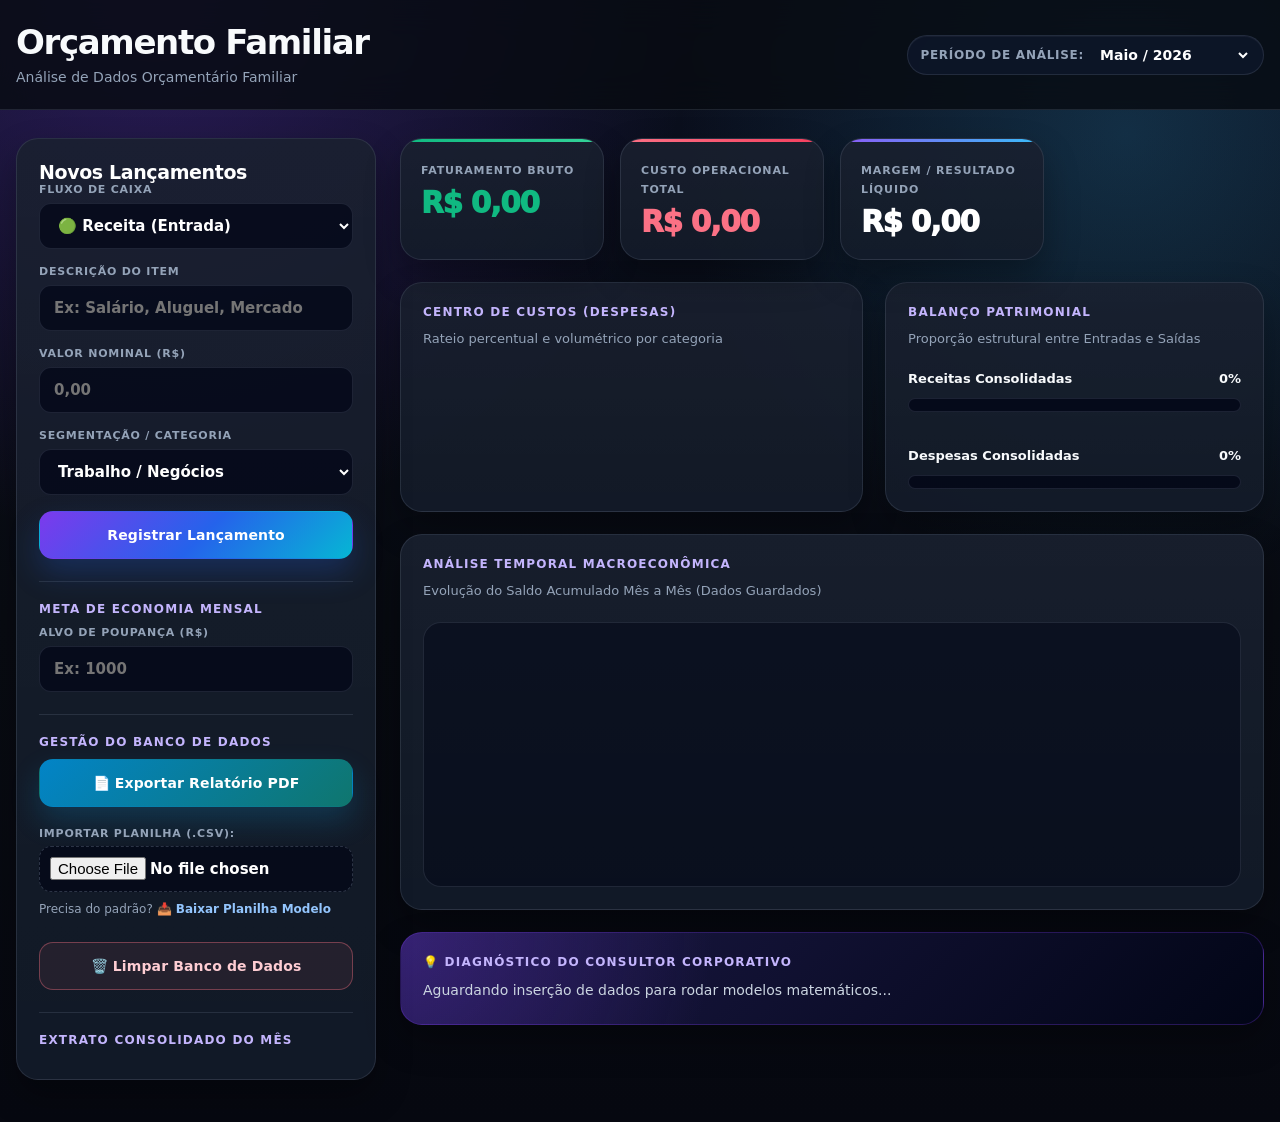
<file: index.html>
<!DOCTYPE html>
<html lang="pt-BR">
<head>
    <meta charset="UTF-8">
    <meta name="viewport" content="width=device-width, initial-scale=1.0">
    <title>Orçamento Familiar - Dashboard BI Premium</title>
    <link rel="stylesheet" href="style.css">
    
    <!-- Conexão com o Manifesto da PWA -->
    <link rel="manifest" href="manifest.json">
    <meta name="theme-color" content="#4f46e5">
    <meta name="mobile-web-app-capable" content="yes">

    <!-- Ícone da aba -->
    <link rel="icon" href="data:image/svg+xml,%3Csvg xmlns='http://www.w3.org/2000/svg' viewBox='0 0 64 64'%3E%3Crect width='64' height='64' rx='14' fill='%234f46e5'/%3E%3Ctext x='32' y='42' font-size='32' text-anchor='middle' fill='white'%3E$%3C/text%3E%3C/svg%3E">

    <script>
        // Registra o Service Worker só quando estiver em http/https.
        // Isso evita erro no celular quando abrir o arquivo direto pelo WhatsApp/Files.
        window.addEventListener('load', () => {
            const isWeb = location.protocol === 'http:' || location.protocol === 'https:';
            if (isWeb && 'serviceWorker' in navigator) {
                navigator.serviceWorker.register('./sw.js')
                    .then(() => console.log('PWA: Service Worker Ativado com Sucesso!'))
                    .catch((err) => console.log('PWA: Erro ao registrar SW:', err));
            }
        });
    </script>
</head>
<body>

    <header class="main-header">
        <div class="container header-container">
            <div>
                <h1>Orçamento Familiar</h1>
                <p>Análise de Dados Orçamentário Familiar</p>
            </div>
            <div class="period-control">
                <label for="month-selector">Período de Análise:</label>
                <select id="month-selector">
                    <option value="2026-01">Janeiro / 2026</option>
                    <option value="2026-02">Fevereiro / 2026</option>
                    <option value="2026-03">Março / 2026</option>
                    <option value="2026-04">Abril / 2026</option>
                    <option value="2026-05" selected>Maio / 2026</option>
                    <option value="2026-06">Junho / 2026</option>
                    <option value="2026-07">Julho / 2026</option>
                    <option value="2026-08">Agosto / 2026</option>
                    <option value="2026-09">Setembro / 2026</option>
                    <option value="2026-10">Outubro / 2026</option>
                    <option value="2026-11">Novembro / 2026</option>
                    <option value="2026-12">Dezembro / 2026</option>
                </select>
            </div>
        </div>
    </header>

    <main class="container main-layout">
        <section class="card sidebar">
            <h2>Novos Lançamentos</h2>
            <form id="finance-form">
                <div class="form-group">
                    <label>Fluxo de Caixa</label>
                    <select id="type">
                        <option value="receita">🟢 Receita (Entrada)</option>
                        <option value="despesa">🔴 Despesa (Saída)</option>
                    </select>
                </div>

                <div class="form-group">
                    <label>Descrição do Item</label>
                    <input type="text" id="description" placeholder="Ex: Salário, Aluguel, Mercado" required>
                </div>

                <div class="form-group">
                    <label>Valor Nominal (R$)</label>
                    <input type="number" id="amount" step="0.01" placeholder="0,00" required>
                </div>

                <div class="form-group">
                    <label>Segmentação / Categoria</label>
                    <select id="category">
                        <option value="Trabalho">Trabalho / Negócios</option>
                        <option value="Moradia">Moradia (Aluguel, Luz, Internet)</option>
                        <option value="Alimentação">Alimentação</option>
                        <option value="Transporte">Transporte / Combustível</option>
                        <option value="Lazer">Lazer / Viagens</option>
                        <option value="Outros">Despesas Diversas</option>
                    </select>
                </div>

                <button type="submit" class="btn-submit btn-primary">Registrar Lançamento</button>
            </form>

            <div class="history-section">
                <h3>Meta de Economia Mensal</h3>
                <div class="form-group">
                    <label>Alvo de Poupança (R$)</label>
                    <input type="number" id="meta-input" placeholder="Ex: 1000" min="0" step="10">
                </div>
            </div>

            <!-- CORREÇÃO DA ESTRUTURA: Blocos isolados verticalmente para evitar sobreposições e quebras -->
            <div class="history-section">
                <h3>Gestão do Banco de Dados</h3>
                
                <button type="button" id="btn-export-pdf" class="btn-submit btn-pdf">
                    📄 Exportar Relatório PDF
                </button>
                
                <div class="form-group" style="margin-top: 20px; margin-bottom: 20px;">
                    <label style="font-size: 11px; margin-bottom: 6px;">Importar Planilha (.csv):</label>
                    <input type="file" id="excel-import" accept=".csv">
                    <div class="template-link-wrapper">
                        Precisa do padrão? <a href="#" id="btn-download-template" class="minimal-link">📥 Baixar Planilha Modelo</a>
                    </div>
                </div>
                
                <button type="button" id="btn-clear-db" class="btn-submit btn-clear">
                    🗑️ Limpar Banco de Dados
                </button>
            </div>

            <div class="history-section">
                <h3>Extrato Consolidado do Mês</h3>
                <div id="transaction-list" class="transaction-list"></div>
            </div>
        </section>

        <section class="dashboard-content">
            <div class="kpi-grid">
                <div class="card kpi-card kpi-receitas-top">
                    <span class="kpi-title">Faturamento Bruto</span>
                    <p id="kpi-receitas" class="kpi-value text-emerald">R$ 0,00</p>
                </div>
                <div class="card kpi-card kpi-despesas-top">
                    <span class="kpi-title">Custo Operacional Total</span>
                    <p id="kpi-despesas" class="kpi-value text-rose">R$ 0,00</p>
                </div>
                <div class="card kpi-card kpi-saldo-top">
                    <span class="kpi-title">Margem / Resultado Líquido</span>
                    <p id="kpi-saldo" class="kpi-value">R$ 0,00</p>
                </div>
            </div>

            <div class="chart-grid">
                <div class="card chart-card">
                    <h3>Centro de Custos (Despesas)</h3>
                    <p class="chart-subtitle">Rateio percentual e volumétrico por categoria</p>
                    <div id="category-bars" class="category-bars-container"></div>
                </div>

                <div class="card chart-card">
                    <h3>Balanço Patrimonial</h3>
                    <p class="chart-subtitle">Proporção estrutural entre Entradas e Saídas</p>
                    <div class="bi-progress-wrapper">
                        <div class="bi-progress-labels">
                            <span class="chart-text-bold">Receitas Consolidadas</span>
                            <span id="progresso-receitas-val" class="chart-text-bold">0%</span>
                        </div>
                        <div class="progress-bar-bg">
                            <div id="progresso-receitas" class="progress-bar-fill bg-emerald"></div>
                        </div>
                        
                        <div class="bi-progress-labels" style="margin-top: 24px;">
                            <span class="chart-text-bold">Despesas Consolidadas</span>
                            <span id="progresso-despesas-val" class="chart-text-bold">0%</span>
                        </div>
                        <div class="progress-bar-bg">
                            <div id="progresso-despesas" class="progress-bar-fill bg-rose"></div>
                        </div>
                    </div>
                </div>
            </div>

            <div class="card chart-card" id="meta-chart-card" style="display: none;">
                <h3>Monitoramento do Alvo de Economia</h3>
                <p class="chart-subtitle">Progresso em relação ao saldo atual versus a meta estipulada</p>
                <div class="bi-progress-wrapper">
                    <div class="bi-progress-labels">
                        <span id="meta-status-text" class="chart-text-bold">Progresso da Meta</span>
                        <span id="meta-progress-val" class="chart-text-bold">0%</span>
                    </div>
                    <div class="progress-bar-bg" style="height: 22px; border-radius: 11px;">
                        <div id="meta-progress-bar" class="progress-bar-fill bg-emerald" style="height: 100%;"></div>
                    </div>
                </div>
            </div>

            <div class="card chart-card">
                <h3>Análise Temporal Macroeconômica</h3>
                <p class="chart-subtitle">Evolução do Saldo Acumulado Mês a Mês (Dados Guardados)</p>
                <div id="timeline-chart" class="timeline-container"></div>
            </div>

            <div class="card insight-card">
                <h3>💡 Diagnóstico do Consultor Corporativo</h3>
                <p id="bi-insight">Aguardando inserção de dados para rodar modelos matemáticos...</p>
            </div>
        </section>
    </main>

    <script src="bi-engine.js"></script>
    <script src="script.js"></script>
</body>
</html>
</file>
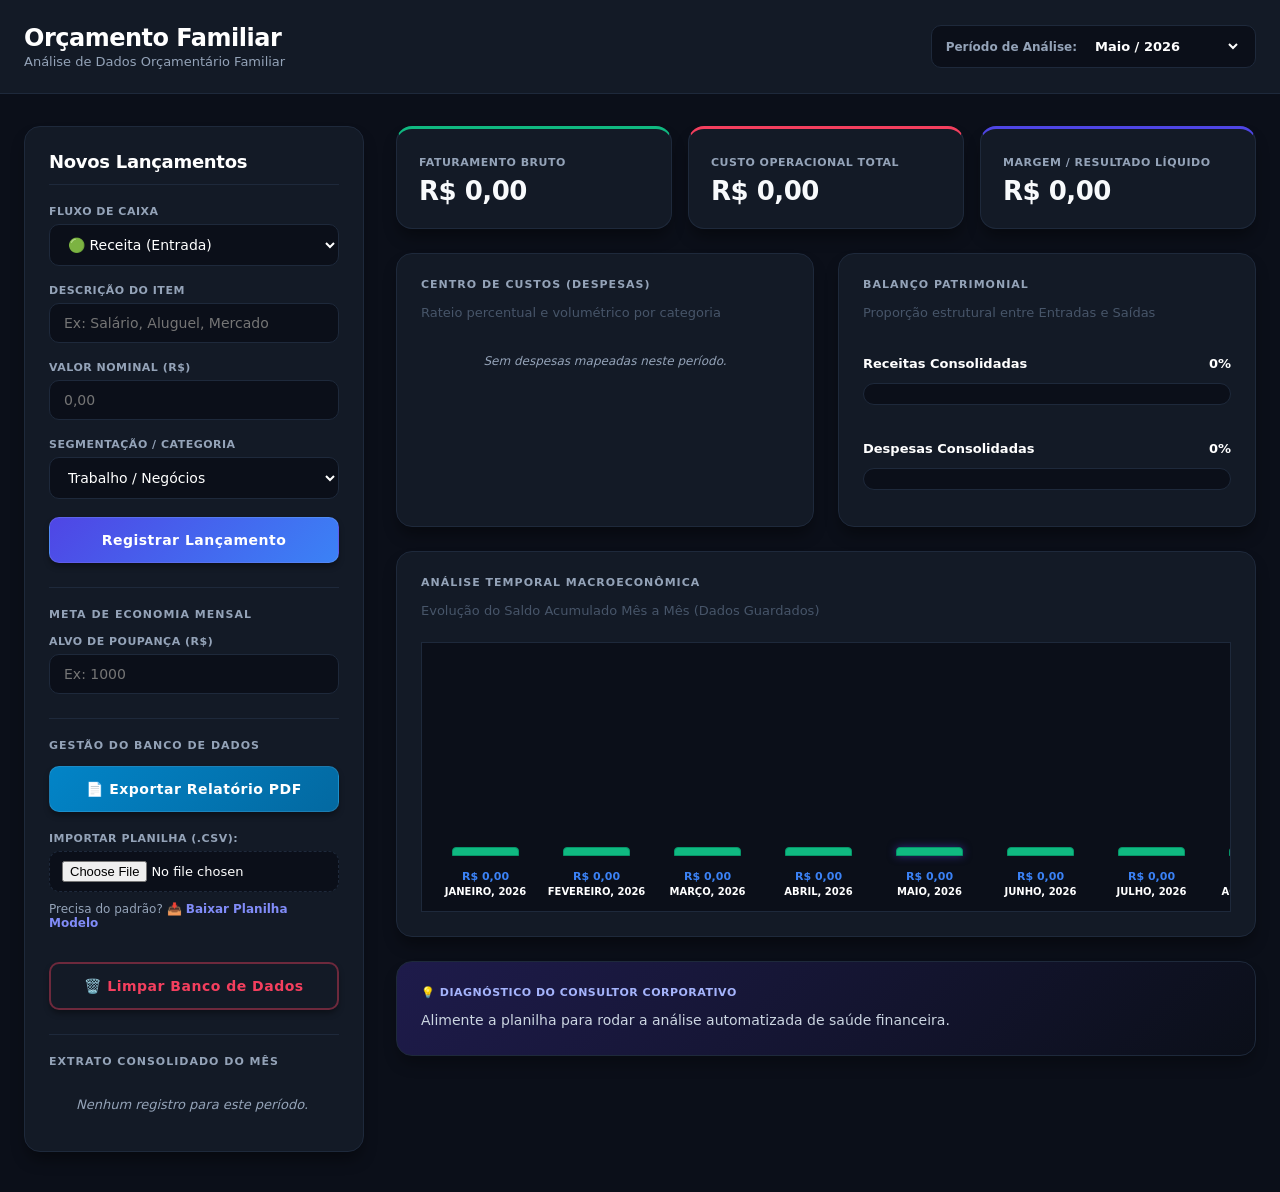
<file: old1/index.html>
<!DOCTYPE html>
<html lang="pt-BR">
<head>
    <meta charset="UTF-8">
    <meta name="viewport" content="width=device-width, initial-scale=1.0">
    <title>Orçamento Familiar - Dashboard BI Premium</title>
    <link rel="stylesheet" href="style.css">
    
    <!-- Conexão com o Manifesto da PWA -->
    <link rel="manifest" href="manifest.json">
    <meta name="theme-color" content="#4f46e5">
    <meta name="mobile-web-app-capable" content="yes">

    <!-- Ícone da aba -->
    <link rel="icon" href="data:image/svg+xml,%3Csvg xmlns='http://www.w3.org/2000/svg' viewBox='0 0 64 64'%3E%3Crect width='64' height='64' rx='14' fill='%234f46e5'/%3E%3Ctext x='32' y='42' font-size='32' text-anchor='middle' fill='white'%3E$%3C/text%3E%3C/svg%3E">

    <script>
        // Registra o Service Worker só quando estiver em http/https.
        // Isso evita erro no celular quando abrir o arquivo direto pelo WhatsApp/Files.
        window.addEventListener('load', () => {
            const isWeb = location.protocol === 'http:' || location.protocol === 'https:';
            if (isWeb && 'serviceWorker' in navigator) {
                navigator.serviceWorker.register('./sw.js')
                    .then(() => console.log('PWA: Service Worker Ativado com Sucesso!'))
                    .catch((err) => console.log('PWA: Erro ao registrar SW:', err));
            }
        });
    </script>
</head>
<body>

    <header class="main-header">
        <div class="container header-container">
            <div>
                <h1>Orçamento Familiar</h1>
                <p>Análise de Dados Orçamentário Familiar</p>
            </div>
            <div class="period-control">
                <label for="month-selector">Período de Análise:</label>
                <select id="month-selector">
                    <option value="2026-01">Janeiro / 2026</option>
                    <option value="2026-02">Fevereiro / 2026</option>
                    <option value="2026-03">Março / 2026</option>
                    <option value="2026-04">Abril / 2026</option>
                    <option value="2026-05" selected>Maio / 2026</option>
                    <option value="2026-06">Junho / 2026</option>
                    <option value="2026-07">Julho / 2026</option>
                    <option value="2026-08">Agosto / 2026</option>
                    <option value="2026-09">Setembro / 2026</option>
                    <option value="2026-10">Outubro / 2026</option>
                    <option value="2026-11">Novembro / 2026</option>
                    <option value="2026-12">Dezembro / 2026</option>
                </select>
            </div>
        </div>
    </header>

    <main class="container main-layout">
        <section class="card sidebar">
            <h2>Novos Lançamentos</h2>
            <form id="finance-form">
                <div class="form-group">
                    <label>Fluxo de Caixa</label>
                    <select id="type">
                        <option value="receita">🟢 Receita (Entrada)</option>
                        <option value="despesa">🔴 Despesa (Saída)</option>
                    </select>
                </div>

                <div class="form-group">
                    <label>Descrição do Item</label>
                    <input type="text" id="description" placeholder="Ex: Salário, Aluguel, Mercado" required>
                </div>

                <div class="form-group">
                    <label>Valor Nominal (R$)</label>
                    <input type="number" id="amount" step="0.01" placeholder="0,00" required>
                </div>

                <div class="form-group">
                    <label>Segmentação / Categoria</label>
                    <select id="category">
                        <option value="Trabalho">Trabalho / Negócios</option>
                        <option value="Moradia">Moradia (Aluguel, Luz, Internet)</option>
                        <option value="Alimentação">Alimentação</option>
                        <option value="Transporte">Transporte / Combustível</option>
                        <option value="Lazer">Lazer / Viagens</option>
                        <option value="Educação">Educação</option>
                        <option value="Outros">Outros</option>
                    </select>
                </div>

                <button type="submit" class="btn-submit btn-primary">Registrar Lançamento</button>
            </form>

            <div class="history-section">
                <h3>Meta de Economia Mensal</h3>
                <div class="form-group">
                    <label>Alvo de Poupança (R$)</label>
                    <input type="number" id="meta-input" placeholder="Ex: 1000" min="0" step="10">
                </div>
            </div>

            <!-- CORREÇÃO DA ESTRUTURA: Blocos isolados verticalmente para evitar sobreposições e quebras -->
            <div class="history-section">
                <h3>Gestão do Banco de Dados</h3>
                
                <button type="button" id="btn-export-pdf" class="btn-submit btn-pdf">
                    📄 Exportar Relatório PDF
                </button>
                
                <div class="form-group" style="margin-top: 20px; margin-bottom: 20px;">
                    <label style="font-size: 11px; margin-bottom: 6px;">Importar Planilha (.csv):</label>
                    <input type="file" id="excel-import" accept=".csv">
                    <div class="template-link-wrapper">
                        Precisa do padrão? <a href="#" id="btn-download-template" class="minimal-link">📥 Baixar Planilha Modelo</a>
                    </div>
                </div>
                
                <button type="button" id="btn-clear-db" class="btn-submit btn-clear">
                    🗑️ Limpar Banco de Dados
                </button>
            </div>

            <div class="history-section">
                <h3>Extrato Consolidado do Mês</h3>
                <div id="transaction-list" class="transaction-list"></div>
            </div>
        </section>

        <section class="dashboard-content">
            <div class="kpi-grid">
                <div class="card kpi-card kpi-receitas-top">
                    <span class="kpi-title">Faturamento Bruto</span>
                    <p id="kpi-receitas" class="kpi-value text-emerald">R$ 0,00</p>
                </div>
                <div class="card kpi-card kpi-despesas-top">
                    <span class="kpi-title">Custo Operacional Total</span>
                    <p id="kpi-despesas" class="kpi-value text-rose">R$ 0,00</p>
                </div>
                <div class="card kpi-card kpi-saldo-top">
                    <span class="kpi-title">Margem / Resultado Líquido</span>
                    <p id="kpi-saldo" class="kpi-value">R$ 0,00</p>
                </div>
            </div>

            <div class="chart-grid">
                <div class="card chart-card">
                    <h3>Centro de Custos (Despesas)</h3>
                    <p class="chart-subtitle">Rateio percentual e volumétrico por categoria</p>
                    <div id="category-bars" class="category-bars-container"></div>
                </div>

                <div class="card chart-card">
                    <h3>Balanço Patrimonial</h3>
                    <p class="chart-subtitle">Proporção estrutural entre Entradas e Saídas</p>
                    <div class="bi-progress-wrapper">
                        <div class="bi-progress-labels">
                            <span class="chart-text-bold">Receitas Consolidadas</span>
                            <span id="progresso-receitas-val" class="chart-text-bold">0%</span>
                        </div>
                        <div class="progress-bar-bg">
                            <div id="progresso-receitas" class="progress-bar-fill bg-emerald"></div>
                        </div>
                        
                        <div class="bi-progress-labels" style="margin-top: 24px;">
                            <span class="chart-text-bold">Despesas Consolidadas</span>
                            <span id="progresso-despesas-val" class="chart-text-bold">0%</span>
                        </div>
                        <div class="progress-bar-bg">
                            <div id="progresso-despesas" class="progress-bar-fill bg-rose"></div>
                        </div>
                    </div>
                </div>
            </div>

            <div class="card chart-card" id="meta-chart-card" style="display: none;">
                <h3>Monitoramento do Alvo de Economia</h3>
                <p class="chart-subtitle">Progresso em relação ao saldo atual versus a meta estipulada</p>
                <div class="bi-progress-wrapper">
                    <div class="bi-progress-labels">
                        <span id="meta-status-text" class="chart-text-bold">Progresso da Meta</span>
                        <span id="meta-progress-val" class="chart-text-bold">0%</span>
                    </div>
                    <div class="progress-bar-bg" style="height: 22px; border-radius: 11px;">
                        <div id="meta-progress-bar" class="progress-bar-fill bg-emerald" style="height: 100%;"></div>
                    </div>
                </div>
            </div>

            <div class="card chart-card">
                <h3>Análise Temporal Macroeconômica</h3>
                <p class="chart-subtitle">Evolução do Saldo Acumulado Mês a Mês (Dados Guardados)</p>
                <div id="timeline-chart" class="timeline-container"></div>
            </div>

            <div class="card insight-card">
                <h3>💡 Diagnóstico do Consultor Corporativo</h3>
                <p id="bi-insight">Aguardando inserção de dados para rodar modelos matemáticos...</p>
            </div>
        </section>
    </main>

    <script src="bi-engine.js"></script>
    <script src="script.js"></script>
</body>
</html>
</file>
<file: style.css>
/* ============================================================================
   FINANÇASPRO BI — UI moderna, responsiva e elegante
   ============================================================================ */
:root {
    --bg-main: #080b12;
    --bg-soft: #0d1320;
    --card-bg: rgba(17, 24, 39, 0.88);
    --card-bg-solid: #111827;
    --card-border: rgba(148, 163, 184, 0.16);
    --card-border-strong: rgba(148, 163, 184, 0.28);
    --text-main: #f8fafc;
    --text-muted: #94a3b8;
    --text-soft: #cbd5e1;
    --primary: #7c3aed;
    --primary-2: #38bdf8;
    --blue: #38bdf8;
    --emerald: #10b981;
    --rose: #fb7185;
    --amber: #f59e0b;
    --shadow-lg: 0 24px 70px rgba(0, 0, 0, 0.42);
    --shadow-md: 0 16px 35px rgba(0, 0, 0, 0.30);
    --radius-xl: 22px;
    --radius-lg: 16px;
    --radius-md: 12px;
    --container: 1280px;
}

* {
    box-sizing: border-box;
    margin: 0;
    padding: 0;
}

html {
    width: 100%;
    overflow-x: hidden;
    -webkit-text-size-adjust: 100%;
}

body {
    width: 100%;
    min-height: 100vh;
    overflow-x: hidden;
    padding-bottom: 42px;
    color: var(--text-main);
    font-family: Inter, ui-sans-serif, system-ui, -apple-system, BlinkMacSystemFont, "Segoe UI", sans-serif;
    background:
        radial-gradient(circle at 12% 0%, rgba(124, 58, 237, 0.28), transparent 34%),
        radial-gradient(circle at 88% 12%, rgba(56, 189, 248, 0.18), transparent 30%),
        linear-gradient(180deg, #0b1020 0%, var(--bg-main) 55%, #060810 100%);
    -webkit-font-smoothing: antialiased;
}

button, input, select {
    font: inherit;
}

.container {
    width: min(100% - 32px, var(--container));
    margin-inline: auto;
}

.main-header {
    position: sticky;
    top: 0;
    z-index: 20;
    width: 100%;
    padding: 22px 0;
    margin-bottom: 28px;
    border-bottom: 1px solid var(--card-border);
    background: rgba(8, 11, 18, 0.82);
    backdrop-filter: blur(18px);
}

.header-container {
    display: flex;
    align-items: center;
    justify-content: space-between;
    gap: 18px;
}

.eyebrow {
    display: inline-flex;
    margin-bottom: 8px;
    padding: 5px 10px;
    border: 1px solid rgba(56, 189, 248, 0.25);
    border-radius: 999px;
    color: #bae6fd;
    background: rgba(56, 189, 248, 0.08);
    font-size: 11px;
    font-weight: 800;
    letter-spacing: 0.08em;
    text-transform: uppercase;
}

.main-header h1 {
    font-size: clamp(24px, 3vw, 34px);
    font-weight: 900;
    letter-spacing: -0.04em;
}

.main-header p {
    margin-top: 5px;
    color: var(--text-muted);
    font-size: 14px;
    line-height: 1.45;
}

.period-control {
    display: flex;
    align-items: center;
    gap: 12px;
    min-width: 250px;
    padding: 10px 12px;
    border: 1px solid var(--card-border);
    border-radius: 999px;
    background: rgba(15, 23, 42, 0.85);
    box-shadow: inset 0 1px 0 rgba(255, 255, 255, 0.04);
}

.period-control label {
    color: var(--text-muted);
    font-size: 12px;
    font-weight: 800;
    text-transform: uppercase;
    letter-spacing: 0.06em;
}

.period-control select {
    flex: 1;
    min-width: 0;
    border: none;
    outline: none;
    color: white;
    background: transparent;
    font-size: 14px;
    font-weight: 800;
    cursor: pointer;
}

.main-layout {
    width: min(100% - 32px, var(--container));
    margin-inline: auto;
    display: grid;
    grid-template-columns: minmax(280px, 360px) minmax(0, 1fr);
    gap: 24px;
    align-items: start;
}

.dashboard-content,
.sidebar,
.card,
.kpi-grid,
.chart-grid {
    min-width: 0;
}

.dashboard-content {
    display: flex;
    flex-direction: column;
    gap: 22px;
}

.card {
    width: 100%;
    border: 1px solid var(--card-border);
    border-radius: var(--radius-xl);
    background:
        linear-gradient(180deg, rgba(255, 255, 255, 0.035), rgba(255, 255, 255, 0.012)),
        var(--card-bg);
    box-shadow: var(--shadow-md);
    padding: 22px;
}

.sidebar {
    position: sticky;
    top: 118px;
}

.section-title {
    margin-bottom: 20px;
}

h2 {
    color: #ffffff;
    font-size: 19px;
    font-weight: 900;
    letter-spacing: -0.02em;
}

h3 {
    margin-bottom: 10px;
    color: #c4b5fd;
    font-size: 12px;
    font-weight: 900;
    letter-spacing: 0.10em;
    text-transform: uppercase;
}

.section-title p,
.chart-subtitle {
    color: var(--text-muted);
    font-size: 13px;
    line-height: 1.5;
}

.chart-subtitle {
    margin-bottom: 22px;
}

.form-group {
    margin-bottom: 16px;
}

.form-group label {
    display: block;
    margin-bottom: 7px;
    color: var(--text-muted);
    font-size: 11px;
    font-weight: 900;
    letter-spacing: 0.07em;
    text-transform: uppercase;
}

.form-group input,
.form-group select {
    width: 100%;
    min-height: 46px;
    padding: 12px 14px;
    border: 1px solid var(--card-border);
    border-radius: var(--radius-md);
    outline: none;
    color: #ffffff;
    background: rgba(2, 6, 23, 0.72);
    font-size: 15px;
    font-weight: 650;
    transition: border-color 160ms ease, box-shadow 160ms ease, background 160ms ease, transform 160ms ease;
}

.form-group input:focus,
.form-group select:focus {
    border-color: rgba(56, 189, 248, 0.75);
    background: rgba(15, 23, 42, 0.95);
    box-shadow: 0 0 0 4px rgba(56, 189, 248, 0.12);
}

.import-group {
    margin-top: 18px;
    margin-bottom: 18px;
}

.form-group input[type="file"] {
    padding: 10px;
    border: 1px dashed var(--card-border-strong);
    cursor: pointer;
}

.btn-submit {
    width: 100%;
    min-height: 48px;
    display: inline-flex;
    align-items: center;
    justify-content: center;
    gap: 9px;
    border: 1px solid transparent;
    border-radius: 14px;
    color: #ffffff;
    cursor: pointer;
    font-size: 14px;
    font-weight: 900;
    letter-spacing: 0.01em;
    transition: transform 160ms ease, box-shadow 160ms ease, border-color 160ms ease, filter 160ms ease;
    touch-action: manipulation;
}

.btn-submit:active {
    transform: translateY(1px) scale(0.99);
}

.btn-primary {
    background: linear-gradient(135deg, #7c3aed 0%, #2563eb 52%, #06b6d4 100%);
    box-shadow: 0 14px 30px rgba(37, 99, 235, 0.25);
}

.btn-primary:hover {
    filter: brightness(1.08);
    box-shadow: 0 18px 38px rgba(37, 99, 235, 0.34);
}

.btn-pdf {
    background: linear-gradient(135deg, #0284c7 0%, #0f766e 100%);
    box-shadow: 0 14px 30px rgba(14, 165, 233, 0.20);
}

.btn-clear {
    margin-top: 6px;
    color: #fecdd3;
    border-color: rgba(251, 113, 133, 0.38);
    background: rgba(251, 113, 133, 0.08);
}

.btn-clear:hover {
    border-color: rgba(251, 113, 133, 0.75);
    background: rgba(251, 113, 133, 0.18);
}

.template-link-wrapper {
    margin-top: 10px;
    color: var(--text-muted);
    font-size: 12px;
}

.minimal-link {
    color: #93c5fd;
    font-weight: 800;
    text-decoration: none;
}

.minimal-link:hover {
    text-decoration: underline;
}

.history-section {
    margin-top: 22px;
    padding-top: 20px;
    border-top: 1px solid var(--card-border);
}

.transaction-list {
    display: flex;
    flex-direction: column;
    gap: 10px;
    max-height: 340px;
    overflow-y: auto;
    padding-right: 2px;
}

.empty-text {
    padding: 16px 0;
    color: var(--text-muted);
    font-size: 13px;
    font-style: italic;
    text-align: center;
}

.t-item {
    display: flex;
    align-items: center;
    justify-content: space-between;
    gap: 12px;
    width: 100%;
    padding: 13px;
    border: 1px solid var(--card-border);
    border-radius: 14px;
    background: rgba(2, 6, 23, 0.62);
}

.t-item.receita { border-left: 4px solid var(--emerald); }
.t-item.despesa { border-left: 4px solid var(--rose); }

.t-info {
    min-width: 0;
}

.t-info p {
    max-width: 160px;
    overflow: hidden;
    color: #ffffff;
    font-weight: 850;
    text-overflow: ellipsis;
    white-space: nowrap;
}

.t-info span {
    display: inline-flex;
    margin-top: 4px;
    color: var(--text-muted);
    font-size: 10px;
    font-weight: 850;
    letter-spacing: 0.06em;
    text-transform: uppercase;
}

.t-amount-wrapper {
    display: flex;
    align-items: center;
    gap: 8px;
    flex-shrink: 0;
}

.btn-del {
    width: 28px;
    height: 28px;
    border: 1px solid rgba(148, 163, 184, 0.14);
    border-radius: 10px;
    color: #94a3b8;
    background: rgba(15, 23, 42, 0.9);
    cursor: pointer;
}

.btn-del:hover {
    color: #fecdd3;
    border-color: rgba(251, 113, 133, 0.55);
}

.kpi-grid {
    display: grid;
    grid-template-columns: repeat(4, minmax(0, 1fr));
    gap: 16px;
}

.kpi-card {
    position: relative;
    overflow: hidden;
    padding: 20px;
}

.kpi-card::before {
    content: "";
    position: absolute;
    inset: 0 0 auto 0;
    height: 3px;
    background: linear-gradient(90deg, var(--primary), var(--primary-2));
}

.kpi-receitas-top::before { background: linear-gradient(90deg, #10b981, #34d399); }
.kpi-despesas-top::before { background: linear-gradient(90deg, #fb7185, #f43f5e); }
.kpi-saldo-top::before { background: linear-gradient(90deg, #8b5cf6, #38bdf8); }
.kpi-previsao-top::before { background: linear-gradient(90deg, #f59e0b, #38bdf8); }

.kpi-title {
    color: var(--text-muted);
    font-size: 11px;
    font-weight: 900;
    letter-spacing: 0.08em;
    text-transform: uppercase;
}

.kpi-value {
    margin-top: 8px;
    color: #ffffff;
    font-size: clamp(22px, 2.3vw, 30px);
    font-weight: 950;
    letter-spacing: -0.04em;
    overflow-wrap: anywhere;
}

.kpi-note {
    display: block;
    margin-top: 8px;
    color: var(--text-muted);
    font-size: 12px;
    line-height: 1.35;
}

.text-emerald { color: var(--emerald) !important; }
.text-rose { color: var(--rose) !important; }
.text-blue { color: var(--blue) !important; }
.text-amber { color: var(--amber) !important; }

.chart-grid {
    display: grid;
    grid-template-columns: minmax(0, 1.1fr) minmax(0, 0.9fr);
    gap: 22px;
}

.bi-progress-wrapper {
    display: flex;
    flex-direction: column;
    gap: 12px;
}

.bi-progress-labels,
.cat-bar-header {
    display: flex;
    align-items: center;
    justify-content: space-between;
    gap: 12px;
}

.spaced {
    margin-top: 18px;
}

.chart-text-bold,
.bi-label-text {
    color: #f8fafc;
    font-size: 13px;
    font-weight: 850;
}

.bi-value-text {
    color: #93c5fd;
    font-size: 13px;
    font-weight: 900;
    text-align: right;
}

.progress-bar-bg,
.cat-bar-track {
    width: 100%;
    height: 14px;
    overflow: hidden;
    border: 1px solid var(--card-border);
    border-radius: 999px;
    background: rgba(2, 6, 23, 0.78);
}

.progress-bar-fill,
.cat-bar-fill {
    display: block;
    height: 100%;
    width: 0%;
    border-radius: 999px;
    transition: width 450ms ease;
}

.bg-emerald { background: linear-gradient(90deg, #059669, #34d399); }
.bg-rose { background: linear-gradient(90deg, #e11d48, #fb7185); }
.bg-blue { background: linear-gradient(90deg, #2563eb, #38bdf8); }
.cat-bar-fill { background: linear-gradient(90deg, #7c3aed, #38bdf8); }

.category-bars-container {
    display: flex;
    flex-direction: column;
    gap: 18px;
}

.cat-bar-header {
    margin-bottom: 8px;
}

.timeline-container {
    display: flex;
    align-items: flex-end;
    justify-content: space-between;
    gap: 14px;
    width: 100%;
    height: 265px;
    overflow-x: auto;
    padding: 24px 16px 14px;
    border: 1px solid var(--card-border);
    border-radius: 18px;
    background: rgba(2, 6, 23, 0.50);
    -webkit-overflow-scrolling: touch;
}

.timeline-column {
    display: flex;
    flex: 1;
    min-width: 82px;
    height: 100%;
    flex-direction: column;
    align-items: center;
    justify-content: flex-end;
}

.timeline-bar-wrapper {
    position: relative;
    display: flex;
    width: 100%;
    height: 150px;
    align-items: flex-end;
    justify-content: center;
}

.timeline-bar {
    width: 64%;
    min-height: 8px;
    border: 1px solid var(--card-border);
    border-radius: 999px 999px 6px 6px;
    background: #334155;
    transition: height 450ms ease;
}

.timeline-bar.positive {
    border-color: rgba(16, 185, 129, 0.7);
    background: linear-gradient(180deg, #6ee7b7, #059669);
}

.timeline-bar.negative {
    border-color: rgba(251, 113, 133, 0.7);
    background: linear-gradient(180deg, #fda4af, #e11d48);
}

.timeline-text-group {
    width: 100%;
    margin-top: 12px;
    text-align: center;
}

.timeline-saldo-text {
    display: block;
    color: #93c5fd;
    font-size: 10px;
    font-weight: 850;
    white-space: nowrap;
}

.timeline-label {
    margin-top: 4px;
    color: #f8fafc;
    font-size: 10px;
    font-weight: 900;
    letter-spacing: 0.03em;
    text-transform: uppercase;
    white-space: nowrap;
}

.timeline-popover {
    position: absolute;
    top: -34px;
    z-index: 5;
    padding: 7px 9px;
    border-radius: 999px;
    opacity: 0;
    pointer-events: none;
    color: #020617;
    background: #ffffff;
    box-shadow: 0 12px 25px rgba(0, 0, 0, 0.32);
    font-size: 11px;
    font-weight: 900;
    white-space: nowrap;
    transition: opacity 150ms ease;
}

.timeline-column:hover .timeline-popover {
    opacity: 1;
}

.insight-card {
    border-color: rgba(124, 58, 237, 0.28);
    background:
        radial-gradient(circle at 0 0, rgba(124, 58, 237, 0.28), transparent 36%),
        linear-gradient(135deg, rgba(30, 27, 75, 0.92), rgba(2, 6, 23, 0.92));
}

.insight-card p {
    color: var(--text-soft);
    font-size: 14px;
    line-height: 1.65;
}

/* ============================= MOBILE ============================= */
@media (max-width: 1080px) {
    .main-layout {
        grid-template-columns: 1fr;
    }

    .sidebar {
        position: static;
    }

    .kpi-grid {
        grid-template-columns: repeat(2, minmax(0, 1fr));
    }
}

@media (max-width: 760px) {
    body {
        padding-bottom: 24px;
    }

    .container,
    .main-layout {
        width: min(100% - 20px, var(--container));
    }

    .main-header {
        position: static;
        padding: 16px 0;
        margin-bottom: 16px;
    }

    .header-container {
        align-items: stretch;
        flex-direction: column;
        gap: 14px;
    }

    .period-control {
        width: 100%;
        min-width: 0;
        border-radius: 16px;
        justify-content: space-between;
    }

    .period-control select,
    .form-group input,
    .form-group select {
        font-size: 16px;
    }

    .main-layout,
    .dashboard-content {
        gap: 16px;
    }

    .card {
        padding: 16px;
        border-radius: 18px;
    }

    .kpi-grid,
    .chart-grid {
        grid-template-columns: 1fr;
        gap: 14px;
    }

    .kpi-card {
        padding: 17px;
    }

    .kpi-value {
        font-size: 24px;
    }

    .bi-progress-labels,
    .cat-bar-header {
        align-items: flex-start;
        flex-direction: column;
        gap: 5px;
    }

    .bi-value-text {
        text-align: left;
    }

    .t-item {
        align-items: flex-start;
        flex-direction: column;
    }

    .t-info p {
        max-width: 100%;
    }

    .t-amount-wrapper {
        width: 100%;
        justify-content: space-between;
    }

    .timeline-container {
        height: 220px;
        gap: 10px;
        padding: 18px 10px 12px;
    }

    .timeline-column {
        min-width: 64px;
    }

    .timeline-bar-wrapper {
        height: 120px;
    }

    .timeline-saldo-text {
        font-size: 9px;
    }

    .timeline-label {
        font-size: 9px;
    }

    .btn-submit {
        min-height: 50px;
    }
}

/* ============================= PRINT ============================= */
@media print {
    * {
        -webkit-print-color-adjust: exact !important;
        print-color-adjust: exact !important;
    }

    @page {
        size: A4 portrait;
        margin: 12mm;
    }

    body {
        background: #ffffff !important;
        color: #000000 !important;
        padding: 0 !important;
    }

    .main-header {
        position: static !important;
        background: #ffffff !important;
        border-bottom: 2px solid #111827 !important;
        margin-bottom: 12px !important;
        padding: 8px 0 !important;
    }

    .eyebrow,
    .main-header p,
    .period-control,
    .sidebar,
    .chart-subtitle {
        display: none !important;
    }

    .container,
    .main-layout {
        width: 100% !important;
        max-width: none !important;
        display: block !important;
    }

    .dashboard-content {
        gap: 12px !important;
    }

    .card {
        background: #ffffff !important;
        border: 1px solid #cbd5e1 !important;
        box-shadow: none !important;
        border-radius: 8px !important;
        padding: 12px !important;
        page-break-inside: avoid;
    }

    h1, h2, h3,
    .kpi-title,
    .chart-text-bold,
    .bi-label-text,
    .timeline-label {
        color: #000000 !important;
    }

    .kpi-grid {
        grid-template-columns: repeat(4, 1fr) !important;
        gap: 8px !important;
        margin-bottom: 10px !important;
    }

    .kpi-value {
        font-size: 16px !important;
    }

    .kpi-note {
        color: #475569 !important;
        font-size: 9px !important;
    }

    .chart-grid {
        grid-template-columns: 1.1fr 0.9fr !important;
        gap: 10px !important;
    }

    .timeline-container {
        height: 130px !important;
        overflow: hidden !important;
        background: #ffffff !important;
    }

    .timeline-bar-wrapper {
        height: 82px !important;
    }

    .timeline-column {
        min-width: 0 !important;
    }

    .insight-card p {
        color: #334155 !important;
        font-size: 11px !important;
    }
}
</file>
<file: old1/style.css>
/* ============================================================================
   💎 PALETA DE CORES E DIRETRIZES DO MODO ESCURO SLATE UI PREMIUM
   ============================================================================ */
:root {
    --bg-main: #0b0f19; 
    --card-bg: #131a26; 
    --text-main: #f8fafc; 
    --text-muted: #94a3b8; 
    --card-border: #1e293b; 
    
    --primary-grad: linear-gradient(135deg, #4f46e5 0%, #3b82f6 100%);
    --primary-hover: linear-gradient(135deg, #4338ca 0%, #2563eb 100%);
    --pdf-grad: linear-gradient(135deg, #0284c7 0%, #0369a1 100%);
    
    --emerald: #10b981;
    --rose: #f43f5e;
}

* { box-sizing: border-box; margin: 0; padding: 0; font-family: system-ui, -apple-system, sans-serif; }
body { background: var(--bg-main); color: var(--text-main); min-height: 100vh; padding-bottom: 40px; -webkit-font-smoothing: antialiased; width: 100%; }

/* 🛡️ CORREÇÃO UX: CENTRALIZAÇÃO REAL E EQUILIBRADA DE TODAS AS SEÇÕES */
.container { 
    width: 100%;
    max-width: 1280px; /* Alinhado com a largura do layout principal */
    margin: 0 auto !important; /* Centraliza perfeitamente de forma simétrica */
    padding-right: 24px; 
    padding-left: 24px; 
}

/* HEADER RESPONSIVO E CENTRALIZADO NO MESMO ALINHAMENTO */
.main-header { 
    background: #131a26 !important; 
    padding: 24px 0; 
    border-bottom: 1px solid var(--card-border); 
    margin-bottom: 32px; 
    width: 100%; 
}
.header-container { 
    display: flex; 
    justify-content: space-between; 
    align-items: center; 
    flex-wrap: wrap; 
    gap: 20px; 
    margin: 0 auto !important;
}
.main-header h1 { font-size: 24px; font-weight: 800; letter-spacing: -0.5px; color: #ffffff !important; }
.main-header p { color: var(--text-muted) !important; font-size: 13px; margin-top: 2px; font-weight: 500; }

.period-control { display: flex; align-items: center; gap: 10px; background: #0b0f19; padding: 8px 14px; border-radius: 10px; border: 1px solid var(--card-border); }
.period-control label { font-size: 12px; color: var(--text-muted); font-weight: 600; }
.period-control select { background: transparent; color: white; border: none; padding: 4px; font-size: 13px; font-weight: 700; outline: none; cursor: pointer; }

/* 📱 ENGINE DE RESPONSIVIDADE EM GRID CENTRALIZADO POR MARGENS AUTOMÁTICAS */
.main-layout { 
    display: grid; 
    grid-template-columns: 1fr; 
    gap: 32px; 
    width: 100%;
    max-width: 1280px; /* Força os cards a respeitarem a mesma largura do topo */
    margin: 0 auto !important; /* CORREÇÃO FINAL: Centraliza o grid inteiro no meio da tela */
    padding-right: 24px;
    padding-left: 24px;
}

@media (min-width: 1024px) { 
    .main-layout { 
        grid-template-columns: 340px 1fr; 
    } 
}

/* CARDS E ELEMENTOS FORMULÁRIOS */
.card { background: var(--card-bg); border: 1px solid var(--card-border); border-radius: 16px; padding: 24px; box-shadow: 0 10px 15px -3px rgba(0,0,0,0.4); width: 100%; }
h2 { font-size: 18px; margin-bottom: 20px; color: #ffffff; border-bottom: 1px solid var(--card-border); padding-bottom: 12px; font-weight: 800; letter-spacing: -0.3px; }
h3 { font-size: 11px; text-transform: uppercase; color: var(--text-muted); font-weight: 800; margin-bottom: 14px; letter-spacing: 1px; }

.form-group { margin-bottom: 18px; }
.form-group label { display: block; font-size: 11px; font-weight: 700; text-transform: uppercase; color: var(--text-muted); margin-bottom: 6px; letter-spacing: 0.5px; }
.form-group input, .form-group select { width: 100%; padding: 11px 14px; border: 1px solid var(--card-border); border-radius: 10px; background: #0b0f19; font-size: 14px; color: #ffffff; font-weight: 500; outline: none; transition: all 0.2s ease; }
.form-group input:focus, .form-group select:focus { border-color: #4f46e5; box-shadow: 0 0 0 3px rgba(79, 70, 229, 0.25); background: #0b0f19; }

/* INTERFACE DE BOTÕES */
.btn-submit { 
    width: 100% !important; 
    color: #ffffff !important; 
    border: none !important; 
    padding: 14px 20px !important; 
    border-radius: 10px !important; 
    font-weight: 800 !important; 
    cursor: pointer !important; 
    font-size: 14px !important; 
    letter-spacing: 0.5px !important; 
    display: inline-flex !important;
    justify-content: center !important;
    align-items: center !important;
    gap: 8px !important;
    transition: all 0.2s ease !important;
    box-shadow: 0 4px 6px -1px rgba(0, 0, 0, 0.4) !important;
}
.btn-primary { background: linear-gradient(135deg, #4f46e5 0%, #3b82f6 100%) !important; border: 1px solid rgba(255,255,255,0.1) !important; }
.btn-primary:hover { background: linear-gradient(135deg, #4338ca 0%, #2563eb 100%) !important; transform: translateY(-1px); }
.btn-pdf { background: linear-gradient(135deg, #0284c7 0%, #0369a1 100%) !important; border: 1px solid rgba(255,255,255,0.1) !important; }
.btn-pdf:hover { transform: translateY(-1px); }
.btn-clear { background: transparent !important; color: #f43f5e !important; border: 2px solid rgba(244, 63, 94, 0.4) !important; margin-top: 12px !important; }
.btn-clear:hover { background: #f43f5e !important; color: #ffffff !important; }

.template-link-wrapper { display: block; margin-top: 10px; font-size: 12px; color: var(--text-muted); text-align: left; }
.minimal-link { color: #818cf8; text-decoration: none; font-weight: 700; transition: color 0.15s; }
.minimal-link:hover { color: #c7d2fe; text-decoration: underline; }
.form-group input[type="file"] { padding: 9px 12px; background: #0b0f19; cursor: pointer; border: 1px dashed var(--card-border); font-size: 13px; }
.form-group input[type="file"]:hover { border-color: #4f46e5; }
/* HISTÓRICO E EXTRATO */
.history-section { margin-top: 24px; border-top: 1px solid var(--card-border); padding-top: 20px; }
.transaction-list { max-height: 300px; overflow-y: auto; display: flex; flex-direction: column; gap: 8px; padding-right: 4px; width: 100%; }
.empty-text { color: var(--text-muted); font-size: 13px; text-align: center; font-style: italic; padding: 15px 0; }
.t-item { display: flex; justify-content: space-between; align-items: center; padding: 12px; background: #0b0f19; border-radius: 10px; border: 1px solid var(--card-border); width: 100%; }
.t-item.receita { border-left: 4px solid var(--emerald); }
.t-item.despesa { border-left: 4px solid var(--rose); }
.t-info p { font-weight: 700; color: #ffffff; overflow: hidden; text-overflow: ellipsis; white-space: nowrap; max-width: 140px; }
.t-info span { font-size: 10px; text-transform: uppercase; color: var(--text-muted); font-weight: 600; }
.btn-del { background: none; border: none; color: #475569; cursor: pointer; font-size: 13px; padding: 4px; font-weight: bold; }
.btn-del:hover { color: var(--rose); }

.dashboard-content { display: flex; flex-direction: column; gap: 24px; width: 100%; }
.kpi-grid { display: grid; grid-template-columns: 1fr; gap: 16px; width: 100%; }

@media (min-width: 480px) { .kpi-grid { grid-template-columns: 1fr 1fr; } }
@media (min-width: 768px) { .kpi-grid { grid-template-columns: repeat(3, 1fr) !important; } }

.kpi-card { padding: 22px; background: var(--card-bg); border-radius: 16px; border: 1px solid var(--card-border); width: 100%; }
.kpi-receitas-top { border-top: 3px solid var(--emerald); }
.kpi-despesas-top { border-top: 3px solid var(--rose); }
.kpi-saldo-top { border-top: 3px solid #4f46e5; }
.kpi-title { font-size: 11px; text-transform: uppercase; font-weight: 800; color: var(--text-muted); letter-spacing: 0.5px; }
.kpi-value { font-size: 26px; font-weight: 800; margin-top: 6px; letter-spacing: -0.5px; }

.chart-grid { display: grid; grid-template-columns: 1fr; gap: 24px; width: 100%; }
@media (min-width: 768px) { .chart-grid { grid-template-columns: 1fr 1fr; } }
.chart-subtitle { font-size: 13px; color: #475569; margin-bottom: 24px; font-weight: 500; }
.bi-progress-wrapper { padding: 12px 0; display: flex; flex-direction: column; gap: 12px; width: 100%; }
.bi-progress-labels { display: flex; justify-content: space-between; font-size: 14px; font-weight: 700; color: #1e293b; }

.chart-text-bold { font-weight: 700 !important; color: #ffffff !important; font-size: 13px !important; }
.category-bars-container { display: flex; flex-direction: column; gap: 20px; width: 100%; }
.cat-bar-header { display: flex; justify-content: space-between; margin-bottom: 8px; font-size: 13px; font-weight: 700; color: #ffffff !important; }
.cat-bar-track { background: #0b0f19; height: 14px; border-radius: 7px; overflow: hidden; width: 100%; border: 1px solid var(--card-border); }
.cat-bar-fill { background: var(--primary-grad) !important; height: 100%; width: 0%; transition: width 0.5s ease-out; }

.bi-label-text { color: #ffffff !important; font-weight: 800 !important; font-size: 14px !important; letter-spacing: 0.3px; text-shadow: 0 1px 2px rgba(0,0,0,0.5); }
.bi-value-text { color: #3b82f6 !important; font-weight: 800 !important; font-size: 14px !important; letter-spacing: 0.3px; }
.cat-bar-item { margin-bottom: 6px; width: 100%; }

.progress-bar-bg { background: #0b0f19; height: 22px; border-radius: 11px; overflow: hidden; width: 100%; border: 1px solid var(--card-border); }
.progress-bar-fill { height: 100%; width: 0%; transition: width 0.5s ease-out; display: block !important; }
.progress-bar-fill.bg-emerald { background: var(--emerald) !important; }
.progress-bar-fill.bg-rose { background: var(--rose) !important; }

/* REESTRUTURAÇÃO DA LINHA DO TEMPO */
.timeline-container { 
    display: flex !important; 
    justify-content: space-between !important; 
    align-items: flex-end !important; 
    height: 270px !important; 
    padding: 24px 16px 14px 16px !important; 
    background: #0b0f19 !important; 
    border: 1px solid var(--card-border) !important; 
    gap: 16px !important; 
    overflow-x: auto !important; 
    width: 100%;
}
.timeline-column { display: flex !important; flex-direction: column !important; align-items: center !important; flex: 1 !important; min-width: 95px !important; height: 100% !important; justify-content: flex-end !important; }
.timeline-bar-wrapper { width: 100% !important; height: 150px !important; display: flex !important; align-items: flex-end !important; justify-content: center !important; position: relative !important; }
.timeline-bar { width: 70% !important; min-height: 8px; background: #1e293b !important; border: 1px solid var(--card-border) !important; border-radius: 4px 4px 0 0 !important; transition: height 0.5s ease-out !important; }
.timeline-bar.positive { background: var(--emerald) !important; border-color: #059669 !important; }
.timeline-bar.negative { background: var(--rose) !important; border-color: #e11d48 !important; }

.timeline-text-group { display: flex !important; flex-direction: column !important; align-items: center !important; margin-top: 14px !important; width: 100% !important; text-align: center !important; }
.timeline-saldo-text { font-size: 11px !important; font-weight: 700 !important; color: #3b82f6 !important; margin-bottom: 3px !important; white-space: nowrap !important; }
.timeline-label { color: #ffffff !important; font-size: 10px !important; font-weight: 800 !important; text-transform: uppercase !important; white-space: nowrap !important; }
.timeline-popover { position: absolute; top: -32px; background: #ffffff; color: #0b0f19; padding: 6px 8px; border-radius: 6px; font-size: 11px; font-weight: 800; opacity: 0; pointer-events: none; transition: opacity 0.15s; white-space: nowrap; z-index: 10; box-shadow: 0 10px 15px -3px rgba(0,0,0,0.5); }
.timeline-column:hover .timeline-popover { opacity: 1; }

.insight-card { background: linear-gradient(135deg, #1e1b4b 0%, #0b0f19 100%); color: white; border: 1px solid var(--card-border); box-shadow: 0 10px 15px -3px rgba(0,0,0,0.3); padding: 24px; border-radius: 16px; width: 100%; }
.insight-card h3 { color: #a5b4fc; font-size: 11px; text-transform: uppercase; margin-bottom: 10px; letter-spacing: 0.5px; font-weight: 800; }
.insight-card p { font-size: 14px; line-height: 1.6; color: #cbd5e1; font-weight: 500; }

/* ============================================================================
   📄 REGRAS DE IMPRESSÃO - RELATÓRIO BI ANALÍTICO EM UMA PÁGINA (A4)
   ============================================================================ */
@media print {
    * { -webkit-print-color-adjust: exact !important; print-color-adjust: exact !important; color-adjust: exact !important; }
    @page { size: A4 portrait; margin: 12mm 15mm; }
    body { background: #ffffff !important; color: #000000 !important; padding: 0 !important; display: block !important; }
    .sidebar { display: none !important; }
    .main-layout { display: block !important; width: 100% !important; }
    .dashboard-content { width: 100% !important; gap: 15px !important; }
    .card { background: #ffffff !important; border: 1px solid #94a3b8 !important; box-shadow: none !important; padding: 14px !important; border-radius: 8px !important; page-break-inside: avoid; }
    h1, h2, h3, .main-header h1 { color: #000000 !important; }
    .chart-subtitle, .main-header p, .period-control { display: none !important; } 
    .main-header { background: #f8fafc !important; border-bottom: 2px solid #000000 !important; padding: 12px 0 !important; margin-bottom: 20px !important; }
    .kpi-grid { display: grid !important; grid-template-columns: repeat(3, 1fr) !important; gap: 12px !important; margin-bottom: 15px !important; }
    .kpi-card { padding: 10px !important; border: 1px solid #cbd5e1 !important; border-top: 4px solid #000000 !important; }
    .kpi-title { color: #475569 !important; font-size: 10px !important; }
    .kpi-value { font-size: 18px !important; font-weight: 800 !important; margin-top: 2px !important; }
    .text-emerald { color: #047857 !important; }
    .text-rose { color: #b91c1c !important; }
    #kpi-saldo { color: #000000 !important; }
    .chart-grid { display: grid !important; grid-template-columns: 1.2fr 0.8fr !important; gap: 15px !important; margin-bottom: 15px !important; }
    .cat-bar-header, .bi-progress-labels, .bi-label-text, .chart-text-bold { color: #000000 !important; font-size: 11px !important; }
    .bi-value-text { color: #1e40af !important; font-size: 11px !important; }
    .cat-bar-track, .progress-bar-bg { background: #e2e8f0 !important; border: 1px solid #cbd5e1 !important; height: 12px !important; }
    .cat-bar-fill { background: #4f46e5 !important; }
    .progress-bar-fill.bg-emerald { background: #059669 !important; }
    .progress-bar-fill.bg-rose { background: #dc2626 !important; }
    .timeline-container { height: 140px !important; background: #ffffff !important; border: 1px solid #94a3b8 !important; padding: 10px !important; gap: 8px !important; overflow: hidden !important; }
    .timeline-column { min-width: 0 !important; }
    .timeline-bar-wrapper { height: 90px !important; }
    .timeline-bar { background: #cbd5e1 !important; border: 1px solid #94a3b8 !important; }
    .timeline-bar.positive { background: #a7f3d0 !important; border-color: #059669 !important; }
    .timeline-bar.negative { background: #fecdd3 !important; border-color: #dc2626 !important; }
    .timeline-label { color: #000000 !important; font-size: 8px !important; margin-top: 6px !important; }
    .insight-card { background: #f8fafc !important; border: 1px solid #cbd5e1 !important; padding: 12px !important; }
    .insight-card h3 { color: #4f46e5 !important; font-size: 10px !important; }
    .insight-card p { color: #334155 !important; font-size: 11px !important; }
}


/* =========================================================================
   📱 CORREÇÕES EXTRAS PARA CELULAR
   ========================================================================= */
html, body {
    max-width: 100%;
    overflow-x: hidden;
}

.main-layout, .dashboard-content, .card, .kpi-grid, .chart-grid {
    min-width: 0;
}

@media (max-width: 600px) {
    body { padding-bottom: 24px; }

    .container {
        padding-left: 12px;
        padding-right: 12px;
    }

    /* O main já usa .container; remove padding duplicado no celular */
    .main-layout {
        padding-left: 12px;
        padding-right: 12px;
        gap: 18px;
    }

    .main-header {
        padding: 18px 0;
        margin-bottom: 18px;
    }

    .header-container {
        align-items: flex-start;
        flex-direction: column;
        gap: 12px;
    }

    .period-control {
        width: 100%;
        justify-content: space-between;
    }

    .card {
        padding: 16px;
        border-radius: 14px;
    }

    .kpi-value {
        font-size: 22px;
        word-break: break-word;
    }

    .form-group input, .form-group select {
        font-size: 16px; /* evita zoom automático no iPhone */
    }

    .t-item {
        align-items: flex-start;
        gap: 10px;
    }

    .t-info p {
        max-width: 150px;
    }

    .timeline-container {
        height: 250px !important;
        padding: 20px 10px 12px 10px !important;
        gap: 10px !important;
        -webkit-overflow-scrolling: touch;
    }

    .timeline-column {
        min-width: 82px !important;
    }
}
/* ===== MOBILE FIX DEFINITIVO ===== */
html, body {
    overflow-x: hidden;
    width: 100%;
}

@media (max-width: 768px) {

    body {
        padding-bottom: 20px;
    }

    .main-header {
        padding: 14px 0;
        margin-bottom: 16px;
    }

    .header-container {
        flex-direction: column;
        align-items: stretch;
    }

    .main-header h1 {
        font-size: 20px;
    }

    .card {
        padding: 16px;
        border-radius: 12px;
    }

    .kpi-grid {
        grid-template-columns: 1fr !important;
    }

    .chart-grid {
        grid-template-columns: 1fr !important;
    }

    .timeline-container {
        height: 180px !important;
        gap: 8px !important;
        padding: 10px !important;
    }

    .timeline-column {
        min-width: 55px !important;
    }

    .timeline-label {
        font-size: 8px !important;
    }

    .timeline-saldo-text {
        font-size: 9px !important;
    }

    .kpi-value {
        font-size: 22px !important;
    }

    .t-info p {
        max-width: 100px;
    }

    .btn-submit {
        font-size: 13px !important;
        padding: 12px !important;
    }
}
</file>
